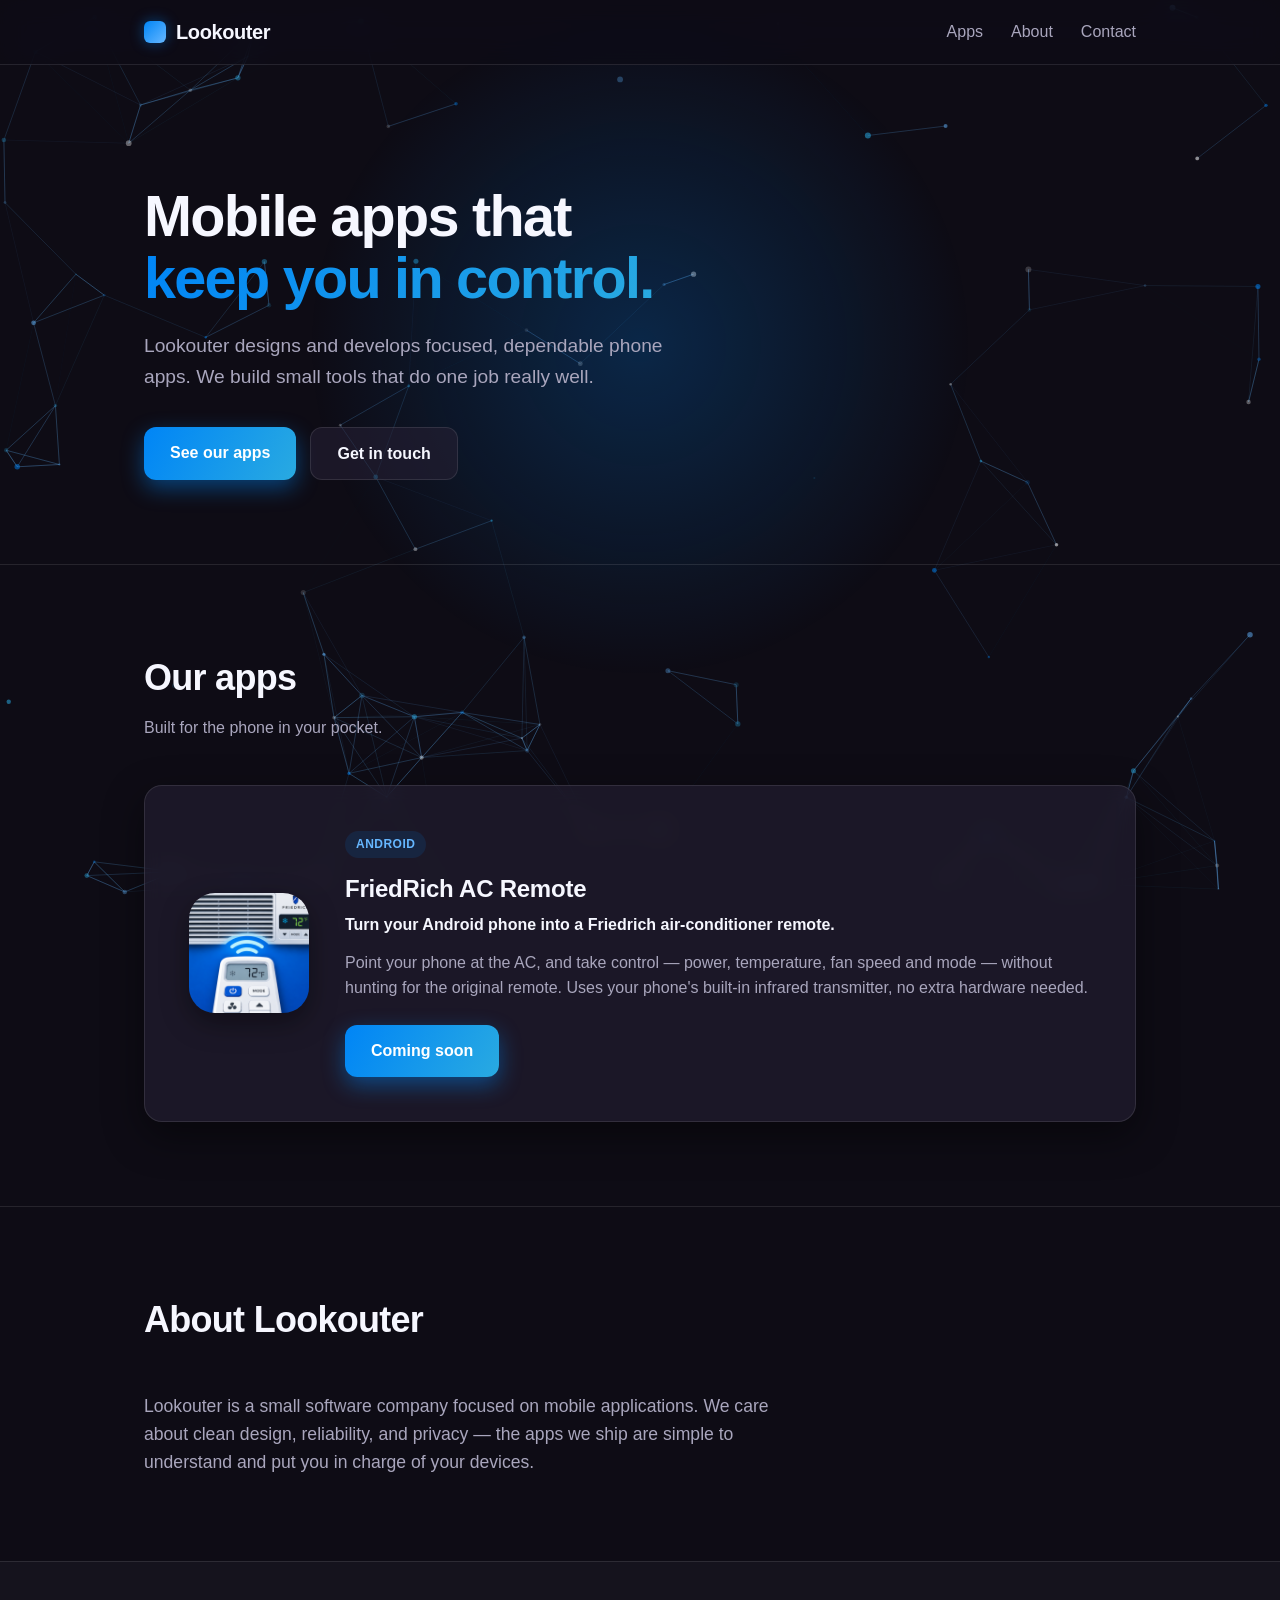
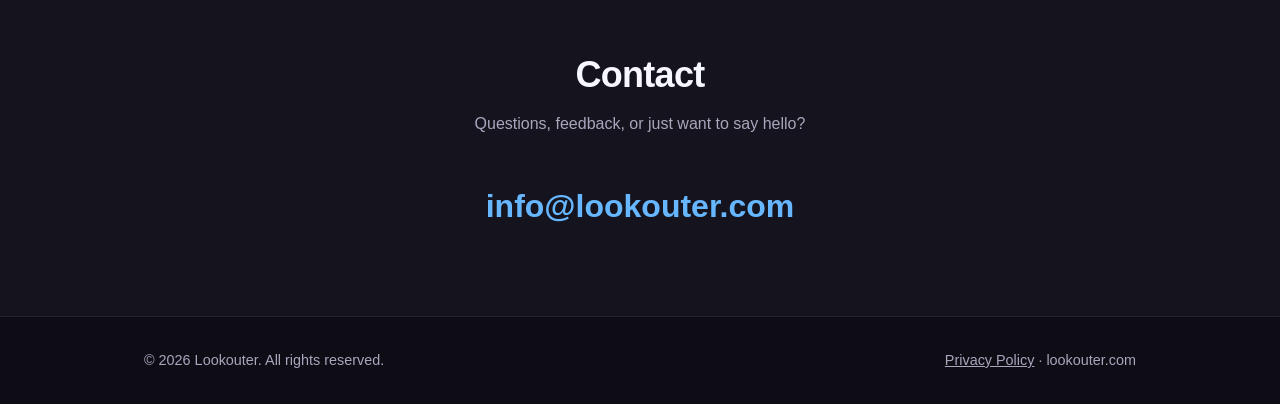
<file: index.html>
<!DOCTYPE html>
<html lang="en">
<head>
  <meta charset="UTF-8" />
  <meta name="viewport" content="width=device-width, initial-scale=1.0" />
  <title>Lookouter — Mobile apps that keep you in control</title>
  <meta name="description" content="Lookouter builds simple, dependable phone apps. Our first app, FriedRich AC Remote, turns your Android phone into a Friedrich air-conditioner remote." />

  <meta property="og:title" content="Lookouter" />
  <meta property="og:description" content="Mobile apps that keep you in control." />
  <meta property="og:type" content="website" />
  <meta property="og:url" content="https://lookouter.com" />
  <meta property="og:image" content="https://lookouter.com/assets/img/friedrich-ac-remote.png" />

  <link rel="icon" type="image/png" href="favicon-32.png" />
  <link rel="apple-touch-icon" href="apple-touch-icon.png" />
  <link rel="stylesheet" href="assets/css/styles.css" />
</head>
<body>
  <div class="bg-layer" aria-hidden="true">
    <div id="particles" class="particles"></div>
  </div>

  <header class="site-header">
    <div class="container header-inner">
      <a class="brand" href="#top">
        <span class="brand-mark" aria-hidden="true"></span>
        <span class="brand-name">Lookouter</span>
      </a>
      <nav class="site-nav" aria-label="Primary">
        <a href="#apps">Apps</a>
        <a href="#about">About</a>
        <a href="#contact">Contact</a>
      </nav>
    </div>
  </header>

  <main id="top">
    <section class="hero">
      <div class="container">
        <h1>Mobile apps that<br /><span class="accent">keep you in control.</span></h1>
        <p class="hero-sub">
          Lookouter designs and develops focused, dependable phone apps.
          We build small tools that do one job really well.
        </p>
        <div class="hero-actions">
          <a class="btn btn-primary" href="#apps">See our apps</a>
          <a class="btn btn-ghost" href="#contact">Get in touch</a>
        </div>
      </div>
    </section>

    <section class="apps" id="apps">
      <div class="container">
        <div class="section-head">
          <h2>Our apps</h2>
          <p>Built for the phone in your pocket.</p>
        </div>

        <div class="app-card">
          <div class="app-icon-wrap">
            <img class="app-icon" src="assets/img/friedrich-ac-remote.png" alt="FriedRich AC Remote app icon" width="120" height="120" />
          </div>
          <div class="app-info">
            <span class="badge">Android</span>
            <h3>FriedRich AC Remote</h3>
            <p class="app-tagline">Turn your Android phone into a Friedrich air-conditioner remote.</p>
            <p class="app-desc">
              Point your phone at the AC, and take control — power, temperature,
              fan speed and mode — without hunting for the original remote.
              Uses your phone's built-in infrared transmitter, no extra hardware needed.
            </p>
            <div class="app-actions">
              <a class="btn btn-primary" href="#contact">Coming soon</a>
            </div>
          </div>
        </div>
      </div>
    </section>

    <section class="about" id="about">
      <div class="container">
        <div class="section-head">
          <h2>About Lookouter</h2>
        </div>
        <p class="about-copy">
          Lookouter is a small software company focused on mobile applications.
          We care about clean design, reliability, and privacy — the apps we ship
          are simple to understand and put you in charge of your devices.
        </p>
      </div>
    </section>

    <section class="contact" id="contact">
      <div class="container">
        <div class="section-head">
          <h2>Contact</h2>
          <p>Questions, feedback, or just want to say hello?</p>
        </div>
        <a class="contact-email" href="mailto:info@lookouter.com">info@lookouter.com</a>
      </div>
    </section>
  </main>

  <footer class="site-footer">
    <div class="container">
      <p>&copy; <span id="year"></span> Lookouter. All rights reserved.</p>
      <p><a href="privacy.html" style="color: inherit;">Privacy Policy</a> &middot; <span class="footer-domain">lookouter.com</span></p>
    </div>
  </footer>

  <script src="assets/vendor/tsparticles.bundle.min.js"></script>
  <script src="assets/js/main.js"></script>
</body>
</html>
</file>
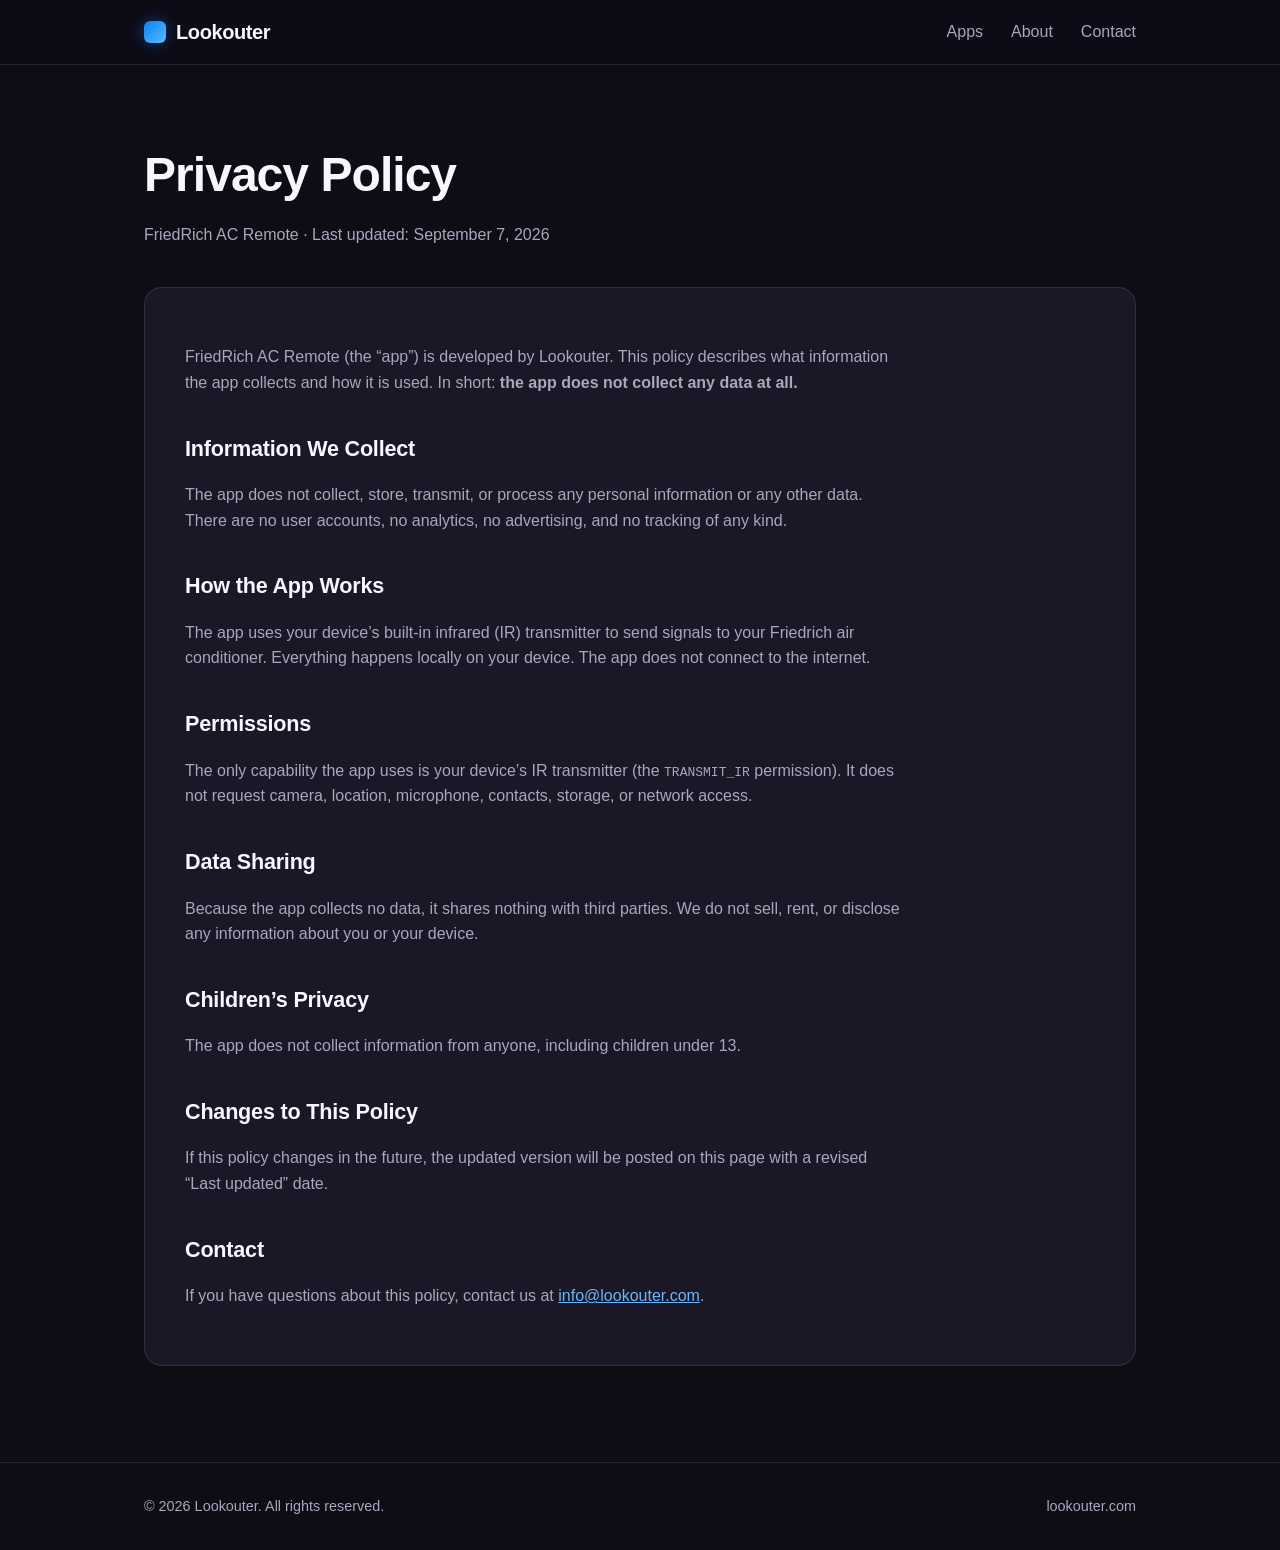
<file: privacy.html>
<!DOCTYPE html>
<html lang="en">
<head>
  <meta charset="UTF-8" />
  <meta name="viewport" content="width=device-width, initial-scale=1.0" />
  <title>Privacy Policy — FriedRich AC Remote | Lookouter</title>
  <meta name="description" content="Privacy policy for FriedRich AC Remote, an Android app by Lookouter that turns your phone into a Friedrich air-conditioner remote." />

  <link rel="icon" type="image/png" href="favicon-32.png" />
  <link rel="apple-touch-icon" href="apple-touch-icon.png" />
  <link rel="stylesheet" href="assets/css/styles.css" />
  <style>
    .privacy {
      padding: 72px 0 96px;
    }
    .privacy h1 {
      font-size: clamp(2rem, 5vw, 3rem);
      letter-spacing: -0.02em;
      margin: 0 0 8px;
    }
    .privacy .updated {
      color: var(--muted);
      margin: 0 0 40px;
    }
    .privacy h2 {
      font-size: 1.35rem;
      margin: 36px 0 10px;
      letter-spacing: -0.01em;
    }
    .privacy p,
    .privacy li {
      color: var(--muted);
      max-width: 720px;
    }
    .privacy ul {
      padding-left: 22px;
    }
    .privacy a {
      color: var(--accent-3);
    }
    .privacy .card {
      background: var(--card-bg);
      border: 1px solid var(--border);
      border-radius: var(--radius);
      padding: 40px;
    }
    @media (max-width: 680px) {
      .privacy .card {
        padding: 26px;
      }
    }
  </style>
</head>
<body>
  <header class="site-header">
    <div class="container header-inner">
      <a class="brand" href="/">
        <span class="brand-mark" aria-hidden="true"></span>
        <span class="brand-name">Lookouter</span>
      </a>
      <nav class="site-nav" aria-label="Primary">
        <a href="/#apps">Apps</a>
        <a href="/#about">About</a>
        <a href="/#contact">Contact</a>
      </nav>
    </div>
  </header>

  <main>
    <section class="privacy">
      <div class="container">
        <h1>Privacy Policy</h1>
        <p class="updated">FriedRich AC Remote &middot; Last updated: September 7, 2026</p>

        <div class="card">
          <p>
            FriedRich AC Remote (the &ldquo;app&rdquo;) is developed by Lookouter.
            This policy describes what information the app collects and how it is used.
            In short: <strong>the app does not collect any data at all.</strong>
          </p>

          <h2>Information We Collect</h2>
          <p>
            The app does not collect, store, transmit, or process any personal information
            or any other data. There are no user accounts, no analytics, no advertising,
            and no tracking of any kind.
          </p>

          <h2>How the App Works</h2>
          <p>
            The app uses your device&rsquo;s built-in infrared (IR) transmitter to send
            signals to your Friedrich air conditioner. Everything happens locally on your
            device. The app does not connect to the internet.
          </p>

          <h2>Permissions</h2>
          <p>
            The only capability the app uses is your device&rsquo;s IR transmitter
            (the <code>TRANSMIT_IR</code> permission). It does not request camera,
            location, microphone, contacts, storage, or network access.
          </p>

          <h2>Data Sharing</h2>
          <p>
            Because the app collects no data, it shares nothing with third parties.
            We do not sell, rent, or disclose any information about you or your device.
          </p>

          <h2>Children&rsquo;s Privacy</h2>
          <p>
            The app does not collect information from anyone, including children under 13.
          </p>

          <h2>Changes to This Policy</h2>
          <p>
            If this policy changes in the future, the updated version will be posted on
            this page with a revised &ldquo;Last updated&rdquo; date.
          </p>

          <h2>Contact</h2>
          <p>
            If you have questions about this policy, contact us at
            <a href="mailto:info@lookouter.com">info@lookouter.com</a>.
          </p>
        </div>
      </div>
    </section>
  </main>

  <footer class="site-footer">
    <div class="container">
      <p>&copy; <span id="year"></span> Lookouter. All rights reserved.</p>
      <p class="footer-domain">lookouter.com</p>
    </div>
  </footer>

  <script>
    document.getElementById("year").textContent = new Date().getFullYear();
  </script>
</body>
</html>
</file>
<file: assets/css/styles.css>
:root {
  --accent: #0085f6;
  --accent-2: #29aae1;
  --accent-3: #66b7ff;
  --ink: #f6f7ff;
  --muted: #a9a6bd;
  --bg: #0e0c15;
  --bg-soft: #15131d;
  --border: rgba(255, 255, 255, 0.1);
  --card-bg: rgba(37, 33, 52, 0.6);
  --header-bg: rgba(14, 12, 21, 0.7);
  --glow: rgba(0, 133, 246, 0.45);
  --shadow: 0 14px 40px rgba(0, 0, 0, 0.45);
  --radius: 18px;
}

* {
  box-sizing: border-box;
}

html {
  scroll-behavior: smooth;
}

body {
  margin: 0;
  font-family: -apple-system, BlinkMacSystemFont, "Segoe UI", Roboto, Helvetica,
    Arial, sans-serif;
  color: var(--ink);
  background: var(--bg);
  line-height: 1.6;
  -webkit-font-smoothing: antialiased;
  overflow-x: hidden;
}

.container {
  width: 100%;
  max-width: 1040px;
  margin: 0 auto;
  padding: 0 24px;
}

/* Background particles */
.bg-layer {
  position: fixed;
  inset: 0;
  z-index: 0;
  pointer-events: none;
  overflow: hidden;
}

.particles {
  position: absolute;
  inset: 0;
}

/* Header */
.site-header {
  position: sticky;
  top: 0;
  z-index: 10;
  background: var(--header-bg);
  backdrop-filter: saturate(180%) blur(14px);
  -webkit-backdrop-filter: saturate(180%) blur(14px);
  border-bottom: 1px solid var(--border);
}

.header-inner {
  display: flex;
  align-items: center;
  justify-content: space-between;
  height: 64px;
}

.brand {
  display: inline-flex;
  align-items: center;
  gap: 10px;
  text-decoration: none;
  color: var(--ink);
  font-weight: 700;
  font-size: 1.25rem;
}

.brand-mark {
  width: 22px;
  height: 22px;
  border-radius: 6px;
  background: linear-gradient(135deg, var(--accent), var(--accent-3));
  box-shadow: 0 0 14px var(--glow);
}

.brand-name {
  letter-spacing: -0.02em;
}

.site-nav {
  display: flex;
  gap: 28px;
}

.site-nav a {
  color: var(--muted);
  text-decoration: none;
  font-weight: 500;
  transition: color 0.15s ease;
}

.site-nav a:hover {
  color: var(--ink);
}

/* Hero */
main {
  position: relative;
  z-index: 1;
}

.hero {
  padding: 120px 0 84px;
  position: relative;
}

.hero::before {
  content: "";
  position: absolute;
  top: -80px;
  left: 50%;
  transform: translateX(-50%);
  width: 720px;
  height: 720px;
  background: radial-gradient(circle, var(--glow), transparent 65%);
  opacity: 0.5;
  pointer-events: none;
  z-index: -1;
}

.hero h1 {
  font-size: clamp(2.25rem, 6vw, 3.6rem);
  line-height: 1.08;
  letter-spacing: -0.03em;
  margin: 0 0 22px;
}

.accent {
  background: linear-gradient(120deg, var(--accent), var(--accent-2));
  -webkit-background-clip: text;
  background-clip: text;
  color: transparent;
}

.hero-sub {
  font-size: 1.2rem;
  color: var(--muted);
  max-width: 560px;
  margin: 0 0 34px;
}

.hero-actions {
  display: flex;
  flex-wrap: wrap;
  gap: 14px;
}

/* Buttons */
.btn {
  display: inline-block;
  padding: 13px 26px;
  border-radius: 12px;
  font-weight: 600;
  text-decoration: none;
  transition: transform 0.15s ease, box-shadow 0.15s ease, background 0.15s ease;
}

.btn:active {
  transform: translateY(1px);
}

.btn-primary {
  background: linear-gradient(120deg, var(--accent), var(--accent-2));
  color: #fff;
  box-shadow: 0 8px 22px var(--glow);
}

.btn-primary:hover {
  box-shadow: 0 10px 30px var(--glow);
  transform: translateY(-1px);
}

.btn-ghost {
  color: var(--ink);
  border: 1px solid var(--border);
  background: var(--card-bg);
}

.btn-ghost:hover {
  border-color: var(--accent);
}

/* Sections */
section {
  padding: 84px 0;
}

.apps,
.about {
  border-top: 1px solid var(--border);
}

.section-head {
  margin-bottom: 44px;
}

.section-head h2 {
  font-size: clamp(1.75rem, 4vw, 2.25rem);
  letter-spacing: -0.02em;
  margin: 0 0 8px;
}

.section-head p {
  color: var(--muted);
  margin: 0;
}

/* App card */
.app-card {
  display: flex;
  gap: 36px;
  align-items: center;
  background: var(--card-bg);
  border: 1px solid var(--border);
  border-radius: var(--radius);
  padding: 44px;
  box-shadow: var(--shadow);
  backdrop-filter: blur(10px);
  -webkit-backdrop-filter: blur(10px);
  transition: border-color 0.3s ease;
}

.app-card:hover {
  border-color: rgba(0, 133, 246, 0.45);
}

.app-icon-wrap {
  flex-shrink: 0;
}

.app-icon {
  display: block;
  width: 120px;
  height: 120px;
  border-radius: 26px;
  box-shadow: 0 10px 28px rgba(0, 0, 0, 0.4);
  transition: transform 0.25s ease;
}

.app-card:hover .app-icon {
  transform: scale(1.04) rotate(-1deg);
}

.badge {
  display: inline-block;
  font-size: 0.75rem;
  font-weight:700;
  letter-spacing: 0.04em;
  text-transform: uppercase;
  color: var(--accent-3);
  background: rgba(0, 133, 246, 0.12);
  padding: 4px 11px;
  border-radius: 999px;
  margin-bottom: 12px;
}

.app-info h3 {
  font-size: 1.5rem;
  margin: 0 0 4px;
  letter-spacing: -0.01em;
}

.app-tagline {
  font-weight: 600;
  margin: 0 0 12px;
}

.app-desc {
  color: var(--muted);
  margin: 0 0 24px;
}

/* About */
.about-copy {
  font-size: 1.1rem;
  color: var(--muted);
  max-width: 640px;
  margin: 0;
}

/* Contact */
.contact {
  text-align: center;
  background: var(--bg-soft);
  border-top: 1px solid var(--border);
}

.contact-email {
  font-size: clamp(1.5rem, 4vw, 2rem);
  font-weight: 700;
  color: var(--accent-3);
  text-decoration: none;
}

.contact-email:hover {
  text-decoration: underline;
}

/* Footer */
.site-footer {
  border-top: 1px solid var(--border);
  padding: 32px 0;
  font-size: 0.9rem;
  color: var(--muted);
  position: relative;
  z-index: 1;
}

.site-footer .container {
  display: flex;
  justify-content: space-between;
  flex-wrap: wrap;
  gap: 8px;
}

.site-footer p {
  margin: 0;
}

/* Responsive */
@media (max-width: 680px) {
  .site-nav {
    gap: 18px;
  }

  .app-card {
    flex-direction: column;
    align-items: flex-start;
    padding: 30px;
  }

  .app-icon {
    width: 96px;
    height: 96px;
  }
}

@media (prefers-reduced-motion: reduce) {
  html {
    scroll-behavior: auto;
  }
}
</file>
